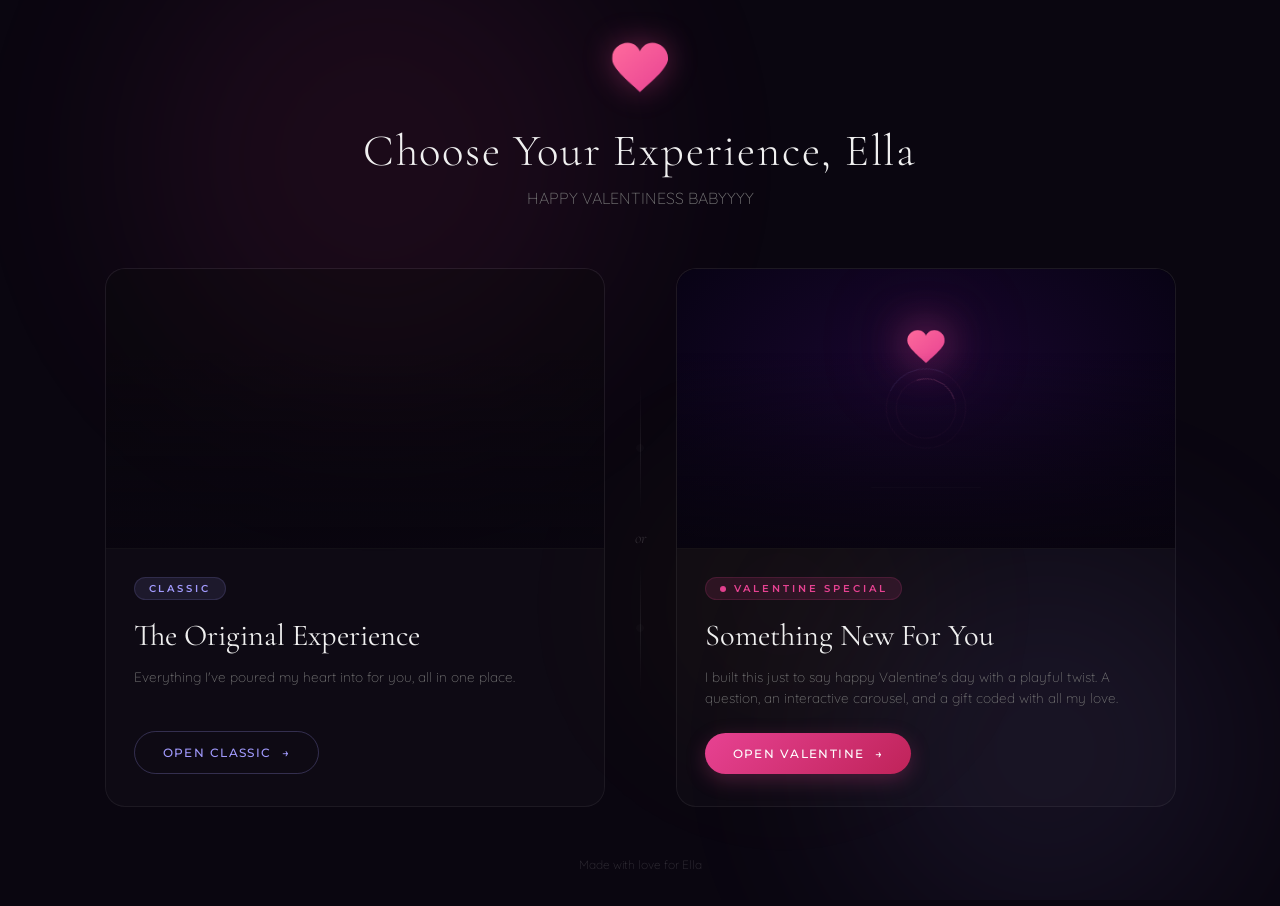
<file: index.html>
<!DOCTYPE html>
<html lang="en">
<head>
    <meta charset="UTF-8">
    <meta name="viewport" content="width=device-width, initial-scale=1.0">
    <title>Choose Your Experience – Ella 💕</title>
    <meta http-equiv="refresh" content="0;url=choice.html">
    <link rel="canonical" href="choice.html">
</head>
<body style="margin:0;padding:0;background:#0a0610;display:flex;align-items:center;justify-content:center;min-height:100vh;font-family:-apple-system,BlinkMacSystemFont,'Segoe UI',sans-serif;color:#f0f0f0;">
    <div style="text-align:center;">
        <h1 style="font-size:2.2rem;margin:0 0 20px;letter-spacing:0.04em;">Choose Your Experience, Ella</h1>
        <p style="font-size:1.1rem;margin:0 0 30px;color:#aaa;">Redirecting you to the experience selector...</p>
        <p style="margin:0;color:#888;">If you're not redirected, <a href="choice.html" style="color:#e84393;text-decoration:none;font-weight:600;">click here</a>.</p>
    </div>
</body>
</html>
</file>
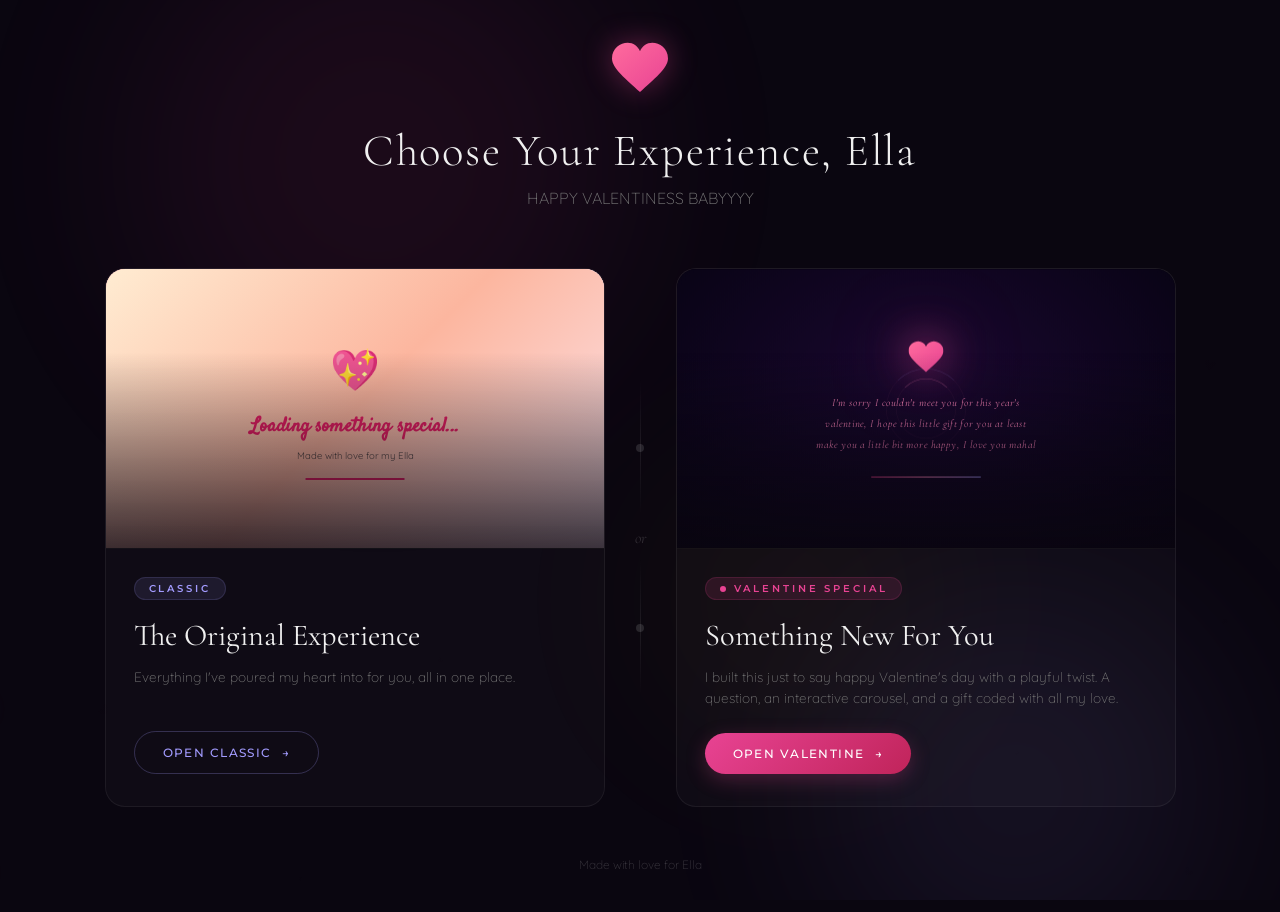
<file: choice.html>
<!DOCTYPE html>
<html lang="en">
<head>
    <meta charset="UTF-8">
    <meta name="viewport" content="width=device-width, initial-scale=1.0">
    <title>Choose Your Experience</title>
    <link rel="preconnect" href="https://fonts.googleapis.com">
    <link rel="preconnect" href="https://fonts.gstatic.com" crossorigin>
    <link href="https://fonts.googleapis.com/css2?family=Cormorant+Garamond:ital,wght@0,300;0,400;0,500;0,600;0,700;1,300;1,400&family=Montserrat:wght@200;300;400;500;600;700&family=Quicksand:wght@300;400;500;600;700&display=swap" rel="stylesheet">
    <style>
:root {
    --bg: #0a0610;
    --rose: #e84393;
    --rose-dim: rgba(232,67,147,0.12);
    --violet: #a29bfe;
    --violet-dim: rgba(162,155,254,0.1);
    --gold: #f9ca24;
    --white: #f0f0f0;
    --dim: #777;
    --font-display: 'Cormorant Garamond', serif;
    --font-heading: 'Montserrat', sans-serif;
    --font-body: 'Quicksand', sans-serif;
    --ease: cubic-bezier(0.16, 1, 0.3, 1);
    --ease-smooth: cubic-bezier(0.25, 0.46, 0.45, 0.94);
}
*, *::before, *::after { margin:0; padding:0; box-sizing:border-box; }
html { scroll-behavior: smooth; }
body {
    font-family: var(--font-body); background: var(--bg);
    color: var(--white); overflow-x: hidden; min-height: 100vh;
}

/* ====== CANVAS ====== */
#bg-canvas {
    position: fixed; inset: 0; width: 100%; height: 100%;
    z-index: 0; pointer-events: none;
}

/* ====== GLOW BLOBS ====== */
.glow-blobs {
    position: fixed; inset: 0; z-index: 0; pointer-events: none; overflow: hidden;
}
.glow-blob {
    position: absolute; border-radius: 50%; filter: blur(100px); opacity: 0.08;
    animation: blobFloat 20s ease-in-out infinite alternate;
}
.glow-blob:nth-child(1) { width:500px; height:500px; background:var(--rose); top:-10%; left:10%; }
.glow-blob:nth-child(2) { width:400px; height:400px; background:var(--violet); bottom:-10%; right:5%; animation-delay:-8s; }
.glow-blob:nth-child(3) { width:300px; height:300px; background:var(--gold); top:50%; left:50%; opacity:0.04; animation-delay:-15s; }
@keyframes blobFloat {
    0% { transform: translate(0,0) scale(1); }
    50% { transform: translate(30px,-40px) scale(1.05); }
    100% { transform: translate(-20px,20px) scale(0.95); }
}

/* ====== MAIN LAYOUT ====== */
.page {
    position: relative; z-index: 1;
    min-height: 100vh;
    display: flex; flex-direction: column;
    align-items: center; justify-content: center;
    padding: 40px 20px;
}

/* Header */
.page-header {
    text-align: center; margin-bottom: 60px;
}
.page-icon {
    width: 56px; height: 56px; margin: 0 auto 24px;
    animation: heartPulse 1.5s ease-in-out infinite;
    filter: drop-shadow(0 0 15px rgba(232,67,147,0.4));
}
@keyframes heartPulse {
    0%,100%{transform:scale(1)} 15%{transform:scale(1.12)} 30%{transform:scale(1)} 45%{transform:scale(1.08)} 60%{transform:scale(1)}
}
.page-title {
    font-family: var(--font-display);
    font-size: clamp(1.6rem, 4vw, 2.8rem);
    font-weight: 300; letter-spacing: 0.04em;
    margin-bottom: 10px;
    opacity: 0; transform: translateY(20px);
    animation: fadeUp 0.8s var(--ease) 0.2s forwards;
}
.page-subtitle {
    font-family: var(--font-body);
    font-size: clamp(0.85rem, 2vw, 1rem);
    font-weight: 300; color: var(--dim);
    opacity: 0; transform: translateY(15px);
    animation: fadeUp 0.8s var(--ease) 0.5s forwards;
}
@keyframes fadeUp { to { opacity:1; transform:translateY(0); } }

/* ====== CARDS CONTAINER ====== */
.cards {
    display: flex; gap: 30px;
    align-items: stretch; justify-content: center;
    flex-wrap: wrap;
    max-width: 1100px; width: 100%;
    opacity: 0;
    animation: fadeUp 0.8s var(--ease) 0.8s forwards;
}

/* ====== CARD ====== */
.card {
    flex: 1; min-width: 320px; max-width: 500px;
    border-radius: 20px;
    overflow: hidden;
    background: rgba(255,255,255,0.025);
    border: 1px solid rgba(255,255,255,0.06);
    cursor: pointer;
    transition: all 0.5s var(--ease);
    position: relative;
    text-decoration: none; color: inherit;
    display: flex; flex-direction: column;
}
.card:hover {
    transform: translateY(-8px) scale(1.02);
    border-color: rgba(255,255,255,0.12);
}

/* Card glow on hover */
.card::before {
    content: '';
    position: absolute; inset: -1px;
    border-radius: 21px;
    opacity: 0;
    transition: opacity 0.5s;
    z-index: -1;
}
.card:hover::before { opacity: 1; }

/* Left card (old site) glow */
.card-old::before { background: linear-gradient(135deg, var(--violet-dim), transparent); box-shadow: 0 20px 60px var(--violet-dim); }
.card-old:hover { border-color: rgba(162,155,254,0.2); box-shadow: 0 20px 60px var(--violet-dim); }

/* Right card (new site) glow */
.card-new::before { background: linear-gradient(135deg, var(--rose-dim), transparent); box-shadow: 0 20px 60px var(--rose-dim); }
.card-new:hover { border-color: rgba(232,67,147,0.2); box-shadow: 0 20px 60px var(--rose-dim); }

/* ====== CARD PREVIEW (snapshot area) ====== */
.card-preview {
    width: 100%;
    height: 280px;
    overflow: hidden;
    position: relative;
    background: rgba(0,0,0,0.3);
    border-bottom: 1px solid rgba(255,255,255,0.04);
}
.card-preview iframe {
    width: 200%; height: 200%;
    transform: scale(0.5);
    transform-origin: top left;
    border: none;
    pointer-events: none;
}
/* Gradient overlay on preview */
.card-preview::after {
    content: '';
    position: absolute; inset: 0;
    background: linear-gradient(180deg, transparent 30%, rgba(10,6,16,0.8) 100%);
    pointer-events: all;
}

/* Fallback preview */
.card-preview-fallback {
    width: 100%; height: 100%;
    display: flex; flex-direction: column;
    align-items: center; justify-content: center;
    padding: 20px; text-align: center;
    background: linear-gradient(135deg, rgba(255,255,255,0.02), rgba(255,255,255,0.04));
}
.card-preview-fallback svg {
    width: 48px; height: 48px; margin-bottom: 12px; opacity: 0.15;
}

/* ====== CARD BODY ====== */
.card-body {
    padding: 28px 28px 32px;
    flex: 1;
    display: flex; flex-direction: column;
}

/* Label badge */
.card-label {
    font-family: var(--font-heading);
    font-size: 0.6rem; font-weight: 600;
    letter-spacing: 0.3em; text-transform: uppercase;
    padding: 5px 14px; border-radius: 20px;
    display: inline-flex; align-items: center;
    width: fit-content;
    margin-bottom: 16px;
}
.card-old .card-label {
    background: var(--violet-dim);
    color: var(--violet);
    border: 1px solid rgba(162,155,254,0.15);
}
.card-new .card-label {
    background: var(--rose-dim);
    color: var(--rose);
    border: 1px solid rgba(232,67,147,0.15);
}
/* Pulsing dot on new card */
.card-new .card-label::before {
    content: '';
    display: inline-block;
    width: 6px; height: 6px;
    border-radius: 50%;
    background: var(--rose);
    margin-right: 8px;
    animation: newDot 1.5s ease-in-out infinite;
}
@keyframes newDot { 0%,100%{opacity:1;transform:scale(1)} 50%{opacity:0.4;transform:scale(0.7)} }

.card-title {
    font-family: var(--font-display);
    font-size: clamp(1.4rem, 3vw, 1.9rem);
    font-weight: 400; line-height: 1.3;
    margin-bottom: 10px;
}
.card-desc {
    font-size: 0.85rem; font-weight: 300;
    color: var(--dim); line-height: 1.6;
    margin-bottom: 24px; flex: 1;
}

/* Feature tags */
/* CTA inside card */
.card-cta {
    display: inline-flex; align-items: center; gap: 10px;
    padding: 13px 28px;
    font-family: var(--font-heading);
    font-size: 0.75rem; font-weight: 500;
    letter-spacing: 0.12em; text-transform: uppercase;
    border: none; border-radius: 50px;
    cursor: pointer;
    transition: all 0.35s var(--ease-smooth);
    text-decoration: none;
    width: fit-content;
}
.card-old .card-cta {
    background: transparent;
    border: 1px solid rgba(162,155,254,0.25);
    color: var(--violet);
}
.card-old .card-cta:hover {
    background: rgba(162,155,254,0.1);
    box-shadow: 0 8px 25px var(--violet-dim);
    transform: translateY(-2px);
}
.card-new .card-cta {
    background: linear-gradient(135deg, var(--rose), #c0245a);
    color: #fff; border: none;
    box-shadow: 0 6px 20px rgba(232,67,147,0.25);
    position: relative; overflow: hidden;
}
.card-new .card-cta::before {
    content:''; position:absolute; inset:0;
    background: linear-gradient(135deg, transparent 30%, rgba(255,255,255,0.15) 50%, transparent 70%);
    transform: translateX(-100%); transition: transform 0.5s;
}
.card-new .card-cta:hover::before { transform: translateX(100%); }
.card-new .card-cta:hover {
    box-shadow: 0 12px 35px rgba(232,67,147,0.35);
    transform: translateY(-2px);
}
.cta-arrow {
    display: inline-block;
    transition: transform 0.3s var(--ease-smooth);
}
.card:hover .cta-arrow { transform: translateX(4px); }

/* ====== DIVIDER ====== */
.cards-divider {
    display: flex; flex-direction: column;
    align-items: center; justify-content: center;
    gap: 0;
}
.cards-divider-line {
    width: 1px; height: 140px;
    background: linear-gradient(180deg, transparent, rgba(255,255,255,0.08), transparent);
    position: relative;
}
.cards-divider-dot {
    width: 8px; height: 8px; border-radius: 50%;
    background: rgba(255,255,255,0.12);
    position: absolute; top: 50%; left: 50%;
    transform: translate(-50%, -50%);
    animation: divDot 3s ease-in-out infinite;
}
@keyframes divDot { 0%,100%{opacity:0.2;transform:translate(-50%,-50%) scale(1)} 50%{opacity:0.6;transform:translate(-50%,-50%) scale(1.5)} }
.or-text {
    font-family: var(--font-display);
    font-size: 1rem; font-style: italic;
    color: rgba(255,255,255,0.15);
    padding: 10px 0;
}

/* ====== FOOTER ====== */
.page-footer {
    margin-top: 50px; text-align: center;
    opacity: 0;
    animation: fadeUp 0.8s var(--ease) 1.2s forwards;
}
.page-footer p {
    font-size: 0.75rem; color: rgba(255,255,255,0.2); font-weight: 300;
}

/* ====== RESPONSIVE ====== */
@media (max-width: 768px) {
    .cards { flex-direction: column; align-items: center; }
    .card { min-width: 0; max-width: 420px; width: 100%; }
    .cards-divider-line { display: none; }
    .or-text { padding: 4px 0; }
    .page-header { margin-bottom: 36px; }
    .card-preview { height: 220px; }
}
@media (max-width: 480px) {
    .page { padding: 24px 16px; }
    .card-body { padding: 22px 20px 26px; }
}
    </style>
</head>
<body>

<!-- Background Canvas -->
<canvas id="bg-canvas"></canvas>

<!-- Glow Blobs -->
<div class="glow-blobs">
    <div class="glow-blob"></div>
    <div class="glow-blob"></div>
    <div class="glow-blob"></div>
</div>

<!-- ====== MAIN PAGE ====== -->
<div class="page">

    <!-- Header -->
    <header class="page-header">
        <!-- SVG Heart icon (coded shape, no emoji) -->
        <svg class="page-icon" viewBox="0 0 100 90" xmlns="http://www.w3.org/2000/svg">
            <defs>
                <linearGradient id="hg" x1="0%" y1="0%" x2="100%" y2="100%">
                    <stop offset="0%" style="stop-color:#ff6b9d"/>
                    <stop offset="100%" style="stop-color:#e84393"/>
                </linearGradient>
            </defs>
            <path d="M50 88C25 65 0 45 0 28 0 10 15 0 28 0c10 0 18 6 22 15 4-9 12-15 22-15 13 0 28 10 28 28 0 17-25 37-50 60z" fill="url(#hg)"/>
        </svg>

        <h1 class="page-title">Choose Your Experience, Ella</h1>
        <p class="page-subtitle">HAPPY VALENTINESS BABYYYY</p>
    </header>

    <!-- ====== CARDS ====== -->
    <div class="cards">

        <!-- ========================
             LEFT CARD: OLD WEBSITE
             Links to classic.html
             ======================== -->
        <a href="classic.html" class="card card-old" id="card-old">
            <div class="card-preview" id="preview-old">
                <!-- Live iframe preview of old site (scaled down snapshot) -->
                <iframe src="classic.html" title="Original site preview" loading="lazy" sandbox="allow-same-origin" tabindex="-1"></iframe>
            </div>
            <div class="card-body">
                <span class="card-label">Classic</span>
                <h2 class="card-title">The Original Experience</h2>
                <p class="card-desc">
                    Everything I've poured my heart into for you, all in one place.
                </p>
                <span class="card-cta">
                    Open Classic
                    <span class="cta-arrow">&rarr;</span>
                </span>
            </div>
        </a>

        <!-- Divider -->
        <div class="cards-divider">
            <div class="cards-divider-line">
                <div class="cards-divider-dot"></div>
            </div>
            <span class="or-text">or</span>
            <div class="cards-divider-line">
                <div class="cards-divider-dot"></div>
            </div>
        </div>

        <!-- ========================
             RIGHT CARD: NEW VALENTINE WEBSITE
             Links to valentine.html
             ======================== -->
        <a href="valentine.html" class="card card-new" id="card-new">
            <div class="card-preview" id="preview-new">
                <!-- Live iframe preview of new Valentine site (scaled down snapshot) -->
                <iframe src="valentine.html" title="Valentine experience preview" loading="lazy" sandbox="allow-same-origin" tabindex="-1"></iframe>
            </div>
            <div class="card-body">
                <span class="card-label">Valentine Special</span>
                <h2 class="card-title">Something New For You</h2>
                <p class="card-desc">
                    I built this just to say happy Valentine's day with a playful twist.
                    A question, an interactive carousel, and a gift coded with all my love.
                </p>
                <span class="card-cta">
                    Open Valentine
                    <span class="cta-arrow">&rarr;</span>
                </span>
            </div>
        </a>

    </div>

    <!-- Footer -->
    <footer class="page-footer">
        <p>Made with love for Ella</p>
    </footer>

</div>

<!-- ============================================================
     JAVASCRIPT
     ============================================================ -->
<script>
(function() {
    'use strict';

    const rand = (a, b) => Math.random() * (b - a) + a;

    /* ==========================================================
       BACKGROUND PARTICLES + FLOATING HEARTS
       ========================================================== */
    function initCanvas() {
        const canvas = document.getElementById('bg-canvas');
        if (!canvas) return;
        const ctx = canvas.getContext('2d');
        let w, h;
        let mouseX = 0.5, mouseY = 0.5;

        function resize() {
            w = canvas.width = window.innerWidth;
            h = canvas.height = window.innerHeight;
        }
        resize();
        window.addEventListener('resize', resize);
        window.addEventListener('mousemove', e => {
            mouseX = e.clientX / w;
            mouseY = e.clientY / h;
        }, { passive: true });

        /* Particles */
        const particles = [];
        for (let i = 0; i < 50; i++) {
            particles.push({
                x: rand(0,w), y: rand(0,h),
                r: rand(1, 2),
                dx: rand(-0.1, 0.1), dy: rand(-0.06, 0.06),
                o: rand(0.02, 0.05),
                pulse: rand(0, Math.PI*2), ps: rand(0.008, 0.015)
            });
        }

        /* Floating hearts */
        const hearts = [];
        for (let i = 0; i < 24; i++) {
            hearts.push({
                x: rand(0,w), y: rand(0,h),
                size: rand(5,16),
                dy: rand(-0.28,-0.06),
                dx: rand(-0.18, 0.18),
                rot: rand(0, Math.PI*2),
                rs: rand(-0.008, 0.008),
                o: rand(0.02, 0.1),
                depth: rand(0.25, 1.1),
                pulse: rand(0, Math.PI * 2),
                ps: rand(0.006, 0.02),
                trail: []
            });
        }

        function drawHeart(cx, cy, size, rotation, alpha, glow) {
            ctx.save();
            ctx.translate(cx, cy);
            ctx.rotate(rotation);
            ctx.scale(size/50, size/50);
            ctx.globalAlpha = alpha;
            ctx.shadowBlur = glow;
            ctx.shadowColor = '#ff6b9d';
            ctx.beginPath();
            ctx.moveTo(0, -8);
            ctx.bezierCurveTo(-25,-40,-50,-5, 0, 30);
            ctx.moveTo(0, -8);
            ctx.bezierCurveTo(25,-40, 50,-5, 0, 30);
            const grad = ctx.createLinearGradient(-35, -25, 35, 30);
            grad.addColorStop(0, '#ff8fb8');
            grad.addColorStop(0.5, '#ff6b9d');
            grad.addColorStop(1, '#d63384');
            ctx.fillStyle = grad;
            ctx.fill();
            ctx.restore();
            ctx.globalAlpha = 1;
            ctx.shadowBlur = 0;
        }

        function loop() {
            ctx.clearRect(0, 0, w, h);

            for (const p of particles) {
                p.x += p.dx; p.y += p.dy; p.pulse += p.ps;
                if (p.x < -5) p.x = w+5;
                if (p.x > w+5) p.x = -5;
                if (p.y < -5) p.y = h+5;
                if (p.y > h+5) p.y = -5;
                const a = p.o + Math.sin(p.pulse)*0.015;
                ctx.beginPath();
                ctx.arc(p.x, p.y, p.r, 0, Math.PI*2);
                ctx.fillStyle = `rgba(255,255,255,${a})`;
                ctx.fill();
            }

            for (const hr of hearts) {
                hr.pulse += hr.ps;
                const driftX = (mouseX - 0.5) * 16 * hr.depth;
                const driftY = (mouseY - 0.5) * 10 * hr.depth;
                hr.y += hr.dy * hr.depth;
                hr.x += hr.dx * hr.depth;
                hr.rot += hr.rs;

                if (hr.y < -30) { hr.y = h + 30; hr.x = rand(0,w); }
                if (hr.x < -20) hr.x = w + 20;
                if (hr.x > w + 20) hr.x = -20;

                hr.trail.push({ x: hr.x + driftX, y: hr.y + driftY, a: hr.o * 0.45 });
                if (hr.trail.length > 5) hr.trail.shift();

                for (let i = 0; i < hr.trail.length; i++) {
                    const tr = hr.trail[i];
                    const ta = (i + 1) / hr.trail.length;
                    drawHeart(tr.x, tr.y, hr.size * (0.55 + ta * 0.3), hr.rot, tr.a * ta * 0.35, 0);
                }

                const beat = 1 + Math.sin(hr.pulse) * 0.12;
                const size = hr.size * beat;
                const alpha = hr.o * (0.8 + Math.sin(hr.pulse * 1.4) * 0.2);
                const glow = 8 + hr.depth * 14;
                drawHeart(hr.x + driftX, hr.y + driftY, size, hr.rot, alpha, glow);
            }

            requestAnimationFrame(loop);
        }
        requestAnimationFrame(loop);
    }

    /* ==========================================================
       CARD 3D TILT ON HOVER
       ========================================================== */
    function initCardTilt() {
        document.querySelectorAll('.card').forEach(card => {
            card.addEventListener('mousemove', e => {
                const rect = card.getBoundingClientRect();
                const x = (e.clientX - rect.left) / rect.width - 0.5;
                const y = (e.clientY - rect.top) / rect.height - 0.5;
                card.style.transform = `translateY(-8px) scale(1.02) perspective(800px) rotateX(${y*-4}deg) rotateY(${x*4}deg)`;
            });
            card.addEventListener('mouseleave', () => {
                card.style.transform = '';
            });
        });
    }

    /* ==========================================================
       INIT
       ========================================================== */
    document.addEventListener('DOMContentLoaded', () => {
        initCanvas();
        initCardTilt();
    });

})();
</script>
</body>
</html>
</file>
